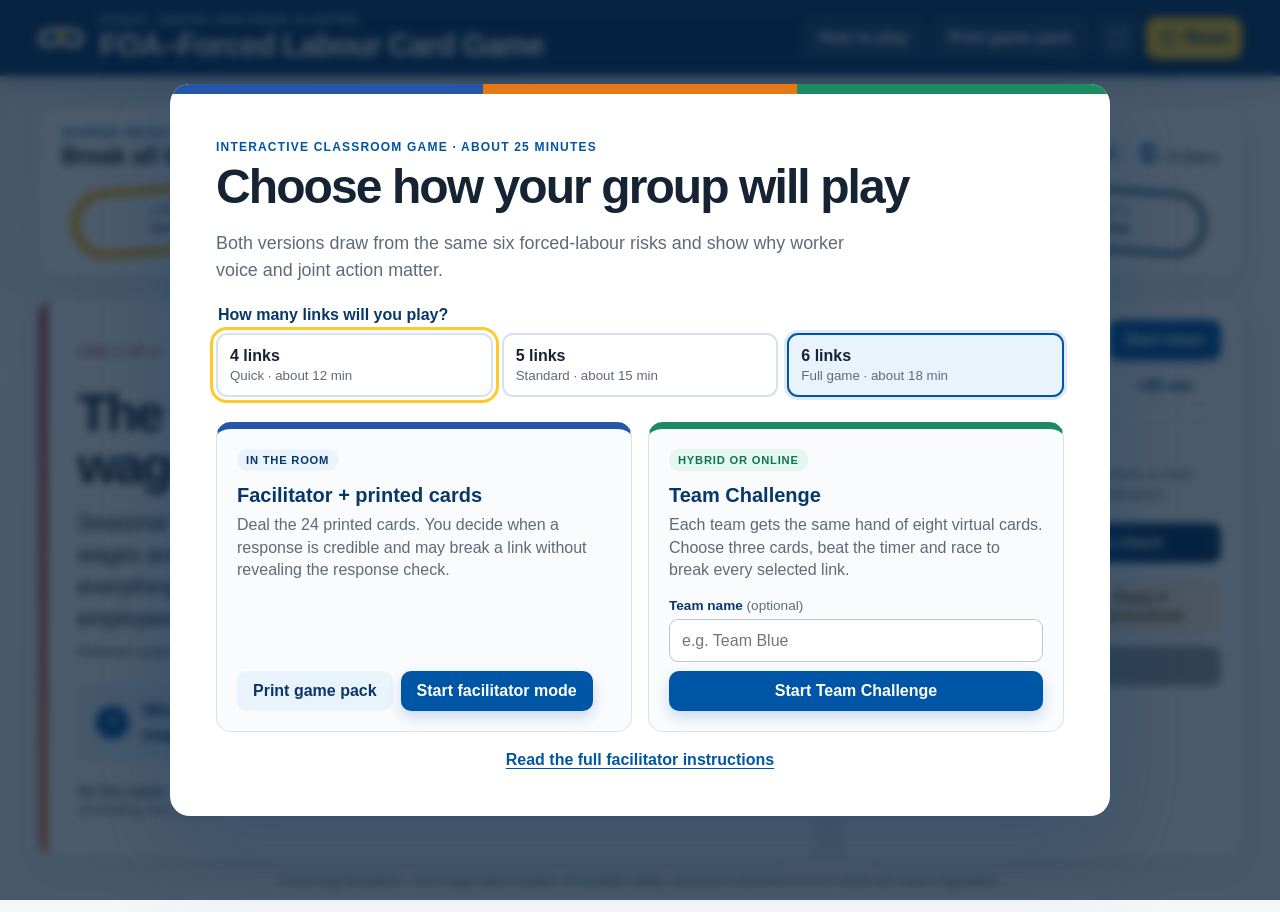
<file: index.html>
<!doctype html>
<html lang="en">
<head>
  <meta charset="utf-8">
  <meta name="viewport" content="width=device-width, initial-scale=1">
  <meta name="theme-color" content="#0056a6">
  <meta name="description" content="A simple card game about freedom of association, social dialogue and forced labour.">
  <title>FOA–Forced Labour Card Game</title>
  <link rel="icon" type="image/svg+xml" href="data:image/svg+xml,%3Csvg xmlns='http://www.w3.org/2000/svg' viewBox='0 0 64 64'%3E%3Crect width='64' height='64' rx='14' fill='%230056a6'/%3E%3Cg fill='none' stroke='%23fff' stroke-width='7' stroke-linecap='round'%3E%3Cpath d='M27 20h-7a12 12 0 0 0 0 24h7'/%3E%3Cpath d='M37 20h7a12 12 0 0 1 0 24h-7'/%3E%3C/g%3E%3Cpath d='m28 25 8 14M36 25l-8 14' stroke='%23ffca28' stroke-width='5' stroke-linecap='round'/%3E%3C/svg%3E">
  <link rel="stylesheet" href="styles.css">
</head>
<body>
  <div class="app-shell">
    <header class="topbar">
      <div class="brand-block">
        <div class="brand-mark" aria-hidden="true"><span></span><span></span></div>
        <div>
          <p class="eyebrow">ITCILO · Social Dialogue Cluster</p>
          <h1>FOA–Forced Labour Card Game</h1>
        </div>
      </div>
      <nav class="header-actions" aria-label="Game controls">
        <button class="button button-quiet" id="howButton" type="button">How to play</button>
        <button class="button button-quiet" id="printButton" type="button">Print game pack</button>
        <button class="icon-button" id="fullscreenButton" type="button" aria-label="Enter fullscreen" title="Fullscreen (F)">
          <svg viewBox="0 0 24 24" aria-hidden="true"><path d="M4 9V4h5M15 4h5v5M20 15v5h-5M9 20H4v-5"/></svg>
        </button>
        <button class="reset-button" id="resetButton" type="button" aria-label="Reset game" title="Reset game and clear saved progress">
          <svg viewBox="0 0 24 24" aria-hidden="true"><path d="M4 12a8 8 0 1 0 2.3-5.7L4 8.6M4 4v4.6h4.6"/></svg>
          <span>Reset</span>
        </button>
      </nav>
    </header>

    <main>
      <section class="chain-section" aria-labelledby="chainHeading">
        <div class="section-heading">
          <div>
            <p class="eyebrow" id="chainHeading">Shared objective</p>
            <h2 id="chainObjective">Break all six links with complete responses</h2>
          </div>
          <div class="score-area">
            <span class="mode-chip" id="modeChip">Choose a mode</span>
            <div class="score-chip"><strong id="scoreValue">0</strong><span id="scoreTotal">/ 6 links</span></div>
          </div>
        </div>
        <div class="chain-track" id="chainTrack" role="list" aria-label="Six risk links"></div>
      </section>

      <section class="play-grid">
        <article class="risk-card" aria-labelledby="riskTitle">
          <div class="risk-card-topline">
            <div class="round-badge">LINK <span id="roundNumber">1</span> OF <span id="roundTotal">6</span></div>
            <div class="sector-badge" id="sectorBadge">Coffee</div>
          </div>
          <h2 id="riskTitle">The withheld harvest wages</h2>
          <p class="scenario" id="scenarioText"></p>
          <p class="fictional-note">Fictional composite, for training purposes.</p>
          <div class="question-panel">
            <span class="question-icon" aria-hidden="true">?</span>
            <p id="questionText"></p>
          </div>
          <p class="table-rule" id="tableRule"><strong>At the table:</strong> describe your cards, but do not show them.</p>

          <section class="team-hand-panel" id="teamHandPanel" hidden aria-labelledby="teamHandHeading">
            <div class="team-hand-heading">
              <div>
                <p class="eyebrow">Your virtual hand</p>
                <h3 id="teamHandHeading">Choose exactly 3 cards</h3>
              </div>
              <span class="selected-count" id="selectedCount">0 / 3 selected</span>
            </div>
            <div class="virtual-hand-grid" id="virtualHand"></div>
            <p class="team-feedback" id="teamFeedback" aria-live="polite">Discuss the eight cards, then select the strongest three-card response.</p>
            <button class="button button-success test-cards-button" id="testCardsButton" type="button" disabled>Test our 3 cards</button>
          </section>
        </article>

        <aside class="control-panel" aria-label="Facilitator controls">
          <div class="timer-block">
            <div>
              <p class="eyebrow">Discussion time</p>
              <div class="timer" id="timer" role="timer" aria-live="off">02:30</div>
            </div>
            <div class="timer-actions">
              <button class="button button-primary" id="timerButton" type="button">Start timer</button>
              <button class="button button-small" id="addTimeButton" type="button">+30 sec</button>
            </div>
          </div>

          <div class="facilitator-step facilitator-only">
            <p class="step-number">1</p>
            <div>
              <h3>Listen for a joint response</h3>
              <p>Participants combine the instruments in their hands. Accept any credible combination.</p>
            </div>
          </div>

          <button class="button button-reveal facilitator-only" id="revealButton" type="button">Reveal optional response check</button>

          <div class="response-check facilitator-only" id="responseCheck" hidden>
            <p class="check-intro">Tick an outcome when the proposed response achieves it.</p>
            <div id="criteriaList"></div>
            <details class="facilitator-cue">
              <summary>Suggested instruments</summary>
              <p id="suggestedCards"></p>
            </details>
            <p class="legal-note" id="legalNote"></p>
          </div>

          <div class="decision-actions facilitator-only">
            <button class="button button-success" id="breakButton" type="button">Break this link</button>
            <button class="button button-warning" id="unresolvedButton" type="button">Keep it unresolved</button>
          </div>
          <button class="button button-next" id="nextButton" type="button" disabled>Next risk <span aria-hidden="true">→</span></button>
        </aside>
      </section>

      <p class="footer-note">A learning simulation—not a legal determination. Immediate safety, assistance and enforcement duties are never negotiable.</p>
    </main>
  </div>

  <dialog class="modal start-modal" id="startDialog">
    <div class="modal-accent"></div>
    <div class="modal-content">
      <p class="eyebrow">Interactive classroom game · about 25 minutes</p>
      <h2>Choose how your group will play</h2>
      <p class="modal-lead">Both versions draw from the same six forced-labour risks and show why worker voice and joint action matter.</p>
      <fieldset class="link-count-picker">
        <legend>How many links will you play?</legend>
        <label><input type="radio" name="linkCount" value="4"><span><strong>4 links</strong><small>Quick · about 12 min</small></span></label>
        <label><input type="radio" name="linkCount" value="5"><span><strong>5 links</strong><small>Standard · about 15 min</small></span></label>
        <label><input type="radio" name="linkCount" value="6" checked><span><strong>6 links</strong><small>Full game · about 18 min</small></span></label>
      </fieldset>
      <div class="mode-choice-grid">
        <section class="mode-choice">
          <span class="mode-label">In the room</span>
          <h3>Facilitator + printed cards</h3>
          <p>Deal the 24 printed cards. You decide when a response is credible and may break a link without revealing the response check.</p>
          <div class="mode-actions">
            <button class="button button-secondary" id="startPrintButton" type="button">Print game pack</button>
            <button class="button button-primary" id="startFacilitatorButton" type="button">Start facilitator mode</button>
          </div>
        </section>
        <section class="mode-choice mode-choice-team">
          <span class="mode-label">Hybrid or online</span>
          <h3>Team Challenge</h3>
          <p>Each team gets the same hand of eight virtual cards. Choose three cards, beat the timer and race to break every selected link.</p>
          <label class="team-name-label" for="teamNameInput">Team name <span>(optional)</span></label>
          <input class="team-name-input" id="teamNameInput" type="text" maxlength="30" placeholder="e.g. Team Blue" autocomplete="off">
          <button class="button button-primary" id="startTeamButton" type="button">Start Team Challenge</button>
        </section>
      </div>
      <button class="text-button" id="startHowButton" type="button">Read the full facilitator instructions</button>
    </div>
  </dialog>

  <dialog class="modal instructions-modal" id="instructionsDialog">
    <div class="modal-header">
      <div>
        <p class="eyebrow">Facilitator guide</p>
        <h2>How to run the game</h2>
      </div>
      <button class="close-button" data-close="instructionsDialog" type="button" aria-label="Close instructions">×</button>
    </div>
    <div class="instruction-grid">
      <section>
        <h3>Option A · Facilitator mode</h3>
        <ol>
          <li>Print the game pack on A4 paper or card and cut out the 24 instrument cards.</li>
          <li>Shuffle all cards together. With eight participants, deal exactly three to each person.</li>
          <li>Project this game and keep control of the facilitator panel.</li>
          <li>After discussion, select <strong>Break this link</strong>. The response check is optional and does not need to be revealed.</li>
        </ol>
      </section>
      <section>
        <h3>Option B · Team Challenge</h3>
        <ol>
          <li>Create teams and give each team the public game link. One device controls the game for that team.</li>
          <li>For a hybrid group of 16, use four teams of four: two in-person and two online participants per team.</li>
          <li>For each link, discuss the eight virtual cards and choose exactly three before time runs out.</li>
          <li>Select <strong>Test our 3 cards</strong>. The game identifies missing outcomes without revealing an answer. First team through its selected links wins.</li>
        </ol>
      </section>
      <section>
        <h3>What makes a strong response?</h3>
        <ul>
          <li>It covers immediate protection, remedy or enforcement, and prevention or worker voice.</li>
          <li>It includes a Workers card and combines at least two actor groups.</li>
          <li>More than one three-card combination can work.</li>
          <li>Do not delay urgent protection while dialogue takes place.</li>
          <li>Worker voice supports detection and sustainable solutions; workers are not responsible for violations against them.</li>
        </ul>
      </section>
      <section>
        <h3>Suggested timing</h3>
        <dl class="timing-list">
          <div><dt>Set-up and rules</dt><dd>3 min</dd></div>
          <div><dt>Four to six links</dt><dd>12–18 min</dd></div>
          <div><dt>Debrief</dt><dd>7–10 min</dd></div>
        </dl>
        <p><strong>Online note:</strong> the game does not share live state between devices. Each team plays its own copy, while teammates talk in the same room or breakout room.</p>
      </section>
    </div>
    <div class="source-strip">
      <span>Reference points</span>
      <a href="https://www.ilo.org/publications/ilo-indicators-forced-labour-1" target="_blank" rel="noreferrer">ILO Indicators of Forced Labour</a>
      <a href="https://normlex.ilo.org/dyn/nrmlx_en/f?p=NORMLEXPUB:12100:0::NO::P12100_ILO_CODE:P029" target="_blank" rel="noreferrer">Protocol of 2014</a>
    </div>
  </dialog>

  <dialog class="modal results-modal" id="resultsDialog">
    <p class="eyebrow">Simulation complete</p>
    <h2 id="resultsTitle">The chain is broken</h2>
    <p class="results-copy" id="resultsCopy"></p>
    <div class="results-stats" aria-label="Game result">
      <div><span>Team</span><strong id="resultsTeamValue">—</strong></div>
      <div><span>Links broken</span><strong id="resultsLinksValue">0 / 6</strong></div>
      <div><span>Elapsed time</span><strong id="resultsTimeValue">0:00</strong></div>
    </div>
    <p class="results-instruction" id="reportTimeInstruction">Tell the facilitator your time — online teams, post it in the chat.</p>
    <div class="foa-finding" id="foaFinding" hidden>
      <p class="eyebrow">Freedom of association finding</p>
      <p id="foaFindingText"></p>
    </div>
    <div class="debrief-box">
      <h3>Debrief together</h3>
      <ol>
        <li>Which information was easiest—or hardest—to surface?</li>
        <li>Which actions had to happen immediately?</li>
        <li>What remedied harm, and what prevented recurrence?</li>
        <li>What would have been missing if one constituency were absent?</li>
        <li>Who held legal power, and who held knowledge or worker trust?</li>
      </ol>
    </div>
    <p class="closing-message">Social dialogue strengthens prevention and implementation. It does not replace protection, remedy or enforcement.</p>
    <div class="modal-actions">
      <button class="button button-secondary" id="reviewButton" type="button">Review the board</button>
      <button class="button button-reset-large" id="resetResultsButton" type="button">Reset for the next game</button>
    </div>
  </dialog>

  <div class="toast" id="toast" role="status" aria-live="polite"></div>
  <div id="printZone" aria-hidden="true"></div>
  <script src="app.js"></script>
</body>
</html>
</file>
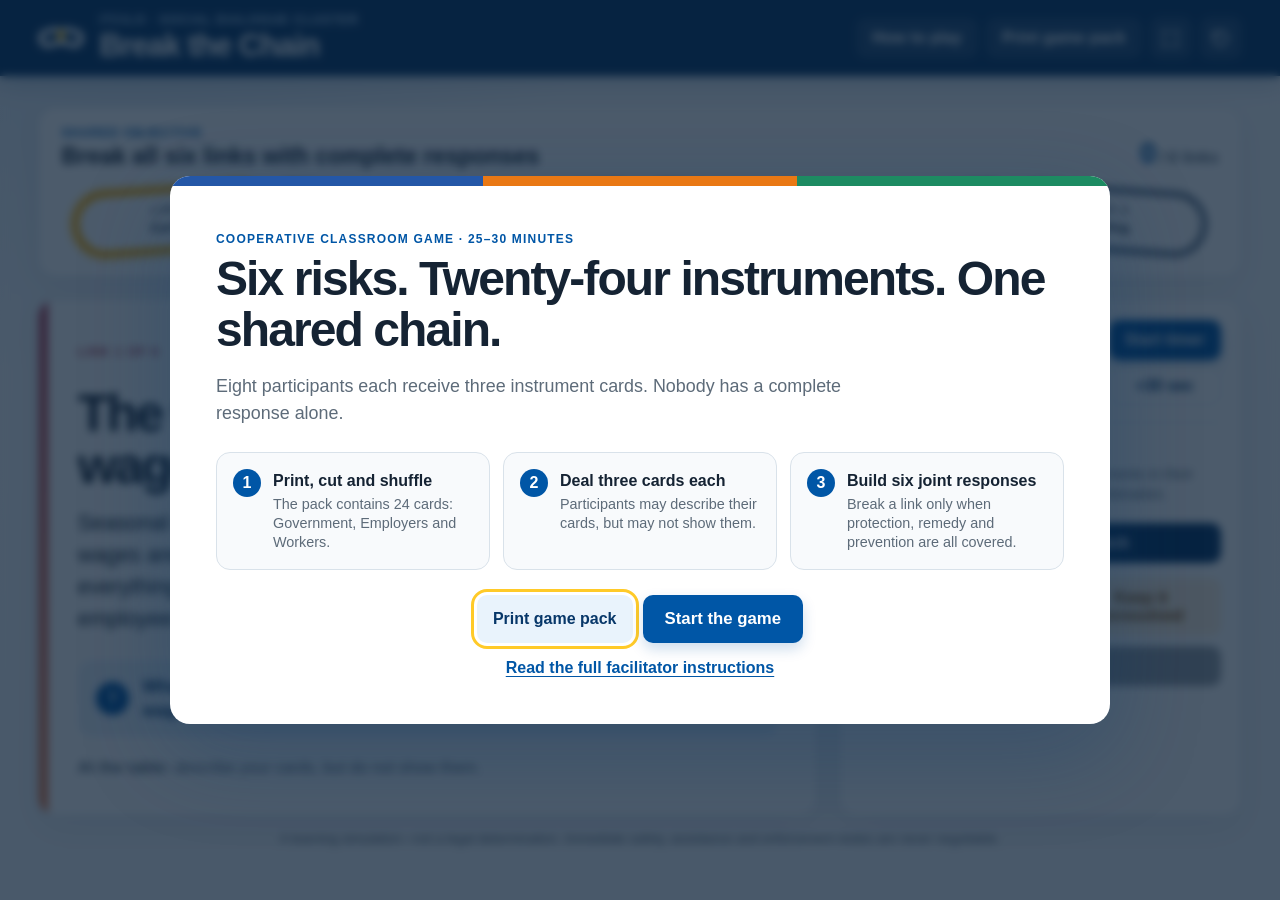
<file: site/index.html>
<!doctype html>
<html lang="en">
<head>
  <meta charset="utf-8">
  <meta name="viewport" content="width=device-width, initial-scale=1">
  <meta name="theme-color" content="#0056a6">
  <meta name="description" content="A facilitated cooperative game about social dialogue and forced labour.">
  <title>Break the Chain</title>
  <link rel="icon" type="image/svg+xml" href="data:image/svg+xml,%3Csvg xmlns='http://www.w3.org/2000/svg' viewBox='0 0 64 64'%3E%3Crect width='64' height='64' rx='14' fill='%230056a6'/%3E%3Cg fill='none' stroke='%23fff' stroke-width='7' stroke-linecap='round'%3E%3Cpath d='M27 20h-7a12 12 0 0 0 0 24h7'/%3E%3Cpath d='M37 20h7a12 12 0 0 1 0 24h-7'/%3E%3C/g%3E%3Cpath d='m28 25 8 14M36 25l-8 14' stroke='%23ffca28' stroke-width='5' stroke-linecap='round'/%3E%3C/svg%3E">
  <link rel="stylesheet" href="styles.css">
</head>
<body>
  <div class="app-shell">
    <header class="topbar">
      <div class="brand-block">
        <div class="brand-mark" aria-hidden="true"><span></span><span></span></div>
        <div>
          <p class="eyebrow">ITCILO · Social Dialogue Cluster</p>
          <h1>Break the Chain</h1>
        </div>
      </div>
      <nav class="header-actions" aria-label="Game controls">
        <button class="button button-quiet" id="howButton" type="button">How to play</button>
        <button class="button button-quiet" id="printButton" type="button">Print game pack</button>
        <button class="icon-button" id="fullscreenButton" type="button" aria-label="Enter fullscreen" title="Fullscreen (F)">
          <svg viewBox="0 0 24 24" aria-hidden="true"><path d="M4 9V4h5M15 4h5v5M20 15v5h-5M9 20H4v-5"/></svg>
        </button>
        <button class="icon-button" id="resetButton" type="button" aria-label="Reset game" title="Reset game">
          <svg viewBox="0 0 24 24" aria-hidden="true"><path d="M4 12a8 8 0 1 0 2.3-5.7L4 8.6M4 4v4.6h4.6"/></svg>
        </button>
      </nav>
    </header>

    <main>
      <section class="chain-section" aria-labelledby="chainHeading">
        <div class="section-heading">
          <div>
            <p class="eyebrow" id="chainHeading">Shared objective</p>
            <h2>Break all six links with complete responses</h2>
          </div>
          <div class="score-chip"><strong id="scoreValue">0</strong><span>/ 6 links</span></div>
        </div>
        <div class="chain-track" id="chainTrack" role="list" aria-label="Six risk links"></div>
      </section>

      <section class="play-grid">
        <article class="risk-card" aria-labelledby="riskTitle">
          <div class="risk-card-topline">
            <div class="round-badge">LINK <span id="roundNumber">1</span> OF 6</div>
            <div class="sector-badge" id="sectorBadge">Coffee</div>
          </div>
          <h2 id="riskTitle">The withheld harvest wages</h2>
          <p class="scenario" id="scenarioText"></p>
          <div class="question-panel">
            <span class="question-icon" aria-hidden="true">?</span>
            <p id="questionText"></p>
          </div>
          <p class="table-rule"><strong>At the table:</strong> describe your cards, but do not show them.</p>
        </article>

        <aside class="control-panel" aria-label="Facilitator controls">
          <div class="timer-block">
            <div>
              <p class="eyebrow">Discussion time</p>
              <div class="timer" id="timer" role="timer" aria-live="off">02:30</div>
            </div>
            <div class="timer-actions">
              <button class="button button-primary" id="timerButton" type="button">Start timer</button>
              <button class="button button-small" id="addTimeButton" type="button">+30 sec</button>
            </div>
          </div>

          <div class="facilitator-step">
            <p class="step-number">1</p>
            <div>
              <h3>Listen for a joint response</h3>
              <p>Participants combine the instruments in their hands. Accept any credible combination.</p>
            </div>
          </div>

          <button class="button button-reveal" id="revealButton" type="button">Reveal response check</button>

          <div class="response-check" id="responseCheck" hidden>
            <p class="check-intro">Tick an outcome when the proposed response achieves it.</p>
            <div id="criteriaList"></div>
            <details class="facilitator-cue">
              <summary>Suggested instruments</summary>
              <p id="suggestedCards"></p>
            </details>
            <p class="legal-note" id="legalNote"></p>
          </div>

          <div class="decision-actions">
            <button class="button button-success" id="breakButton" type="button" disabled>Break this link</button>
            <button class="button button-warning" id="unresolvedButton" type="button">Keep it unresolved</button>
          </div>
          <button class="button button-next" id="nextButton" type="button" disabled>Next risk <span aria-hidden="true">→</span></button>
        </aside>
      </section>

      <p class="footer-note">A learning simulation—not a legal determination. Immediate safety, assistance and enforcement duties are never negotiable.</p>
    </main>
  </div>

  <dialog class="modal start-modal" id="startDialog">
    <div class="modal-accent"></div>
    <div class="modal-content">
      <p class="eyebrow">Cooperative classroom game · 25–30 minutes</p>
      <h2>Six risks. Twenty-four instruments. One shared chain.</h2>
      <p class="modal-lead">Eight participants each receive three instrument cards. Nobody has a complete response alone.</p>
      <ol class="start-steps">
        <li><span>1</span><div><strong>Print, cut and shuffle</strong><p>The pack contains 24 cards: Government, Employers and Workers.</p></div></li>
        <li><span>2</span><div><strong>Deal three cards each</strong><p>Participants may describe their cards, but may not show them.</p></div></li>
        <li><span>3</span><div><strong>Build six joint responses</strong><p>Break a link only when protection, remedy and prevention are all covered.</p></div></li>
      </ol>
      <div class="modal-actions">
        <button class="button button-secondary" id="startPrintButton" type="button">Print game pack</button>
        <button class="button button-primary button-large" id="startGameButton" type="button">Start the game</button>
      </div>
      <button class="text-button" id="startHowButton" type="button">Read the full facilitator instructions</button>
    </div>
  </dialog>

  <dialog class="modal instructions-modal" id="instructionsDialog">
    <div class="modal-header">
      <div>
        <p class="eyebrow">Facilitator guide</p>
        <h2>How to run Break the Chain</h2>
      </div>
      <button class="close-button" data-close="instructionsDialog" type="button" aria-label="Close instructions">×</button>
    </div>
    <div class="instruction-grid">
      <section>
        <h3>Before the activity</h3>
        <ol>
          <li>Print the game pack on A4 paper or card and cut out the 24 instrument cards.</li>
          <li>Shuffle all cards together. With eight participants, deal exactly three to each person.</li>
          <li>Project this game and keep control of the facilitator panel.</li>
          <li>Explain that card categories represent different contributions—not equal legal responsibility.</li>
        </ol>
      </section>
      <section>
        <h3>For each link</h3>
        <ol>
          <li>Read the risk aloud and start the 2 minute 30 second timer.</li>
          <li>Participants describe relevant cards without showing them and agree a joint response.</li>
          <li>Select <strong>Reveal response check</strong>. Tick the three outcomes their response covers.</li>
          <li>Break the link when all three outcomes are covered. Otherwise leave it unresolved and continue.</li>
        </ol>
      </section>
      <section>
        <h3>Facilitation principles</h3>
        <ul>
          <li>There is no single correct card combination. Reward defensible alternatives.</li>
          <li>Do not delay urgent protection while dialogue takes place.</li>
          <li>Worker voice supports detection and sustainable solutions; workers are not responsible for violations against them.</li>
          <li>ILO indicators are clues for inquiry, not a numerical test or automatic legal finding.</li>
        </ul>
      </section>
      <section>
        <h3>Suggested timing</h3>
        <dl class="timing-list">
          <div><dt>Set-up and rules</dt><dd>3 min</dd></div>
          <div><dt>Six rounds</dt><dd>15 min</dd></div>
          <div><dt>Reveal and debrief</dt><dd>7–10 min</dd></div>
        </dl>
        <p><strong>No printer?</strong> Write the 24 card titles on slips of paper. The activity depends on hidden hands, not polished cards.</p>
      </section>
    </div>
    <div class="source-strip">
      <span>Reference points</span>
      <a href="https://www.ilo.org/publications/ilo-indicators-forced-labour-1" target="_blank" rel="noreferrer">ILO Indicators of Forced Labour</a>
      <a href="https://normlex.ilo.org/dyn/nrmlx_en/f?p=NORMLEXPUB:12100:0::NO::P12100_ILO_CODE:P029" target="_blank" rel="noreferrer">Protocol of 2014</a>
    </div>
  </dialog>

  <dialog class="modal results-modal" id="resultsDialog">
    <div class="results-symbol" id="resultsSymbol" aria-hidden="true">6</div>
    <p class="eyebrow">Simulation complete</p>
    <h2 id="resultsTitle">The chain is broken</h2>
    <p class="results-copy" id="resultsCopy"></p>
    <div class="debrief-box">
      <h3>Debrief together</h3>
      <ol>
        <li>Which information was easiest—or hardest—to surface?</li>
        <li>Which actions had to happen immediately?</li>
        <li>What remedied harm, and what prevented recurrence?</li>
        <li>What would have been missing if one constituency were absent?</li>
        <li>Who held legal power, and who held knowledge or worker trust?</li>
      </ol>
    </div>
    <p class="closing-message">Social dialogue strengthens prevention and implementation. It does not replace protection, remedy or enforcement.</p>
    <div class="modal-actions">
      <button class="button button-secondary" id="reviewButton" type="button">Review the board</button>
      <button class="button button-primary" id="playAgainButton" type="button">Play again</button>
    </div>
  </dialog>

  <div class="toast" id="toast" role="status" aria-live="polite"></div>
  <div id="printZone" aria-hidden="true"></div>
  <script src="app.js"></script>
</body>
</html>
</file>
<file: styles.css>
:root {
  --blue: #0056a6;
  --blue-dark: #073769;
  --blue-soft: #e9f3fc;
  --ink: #152333;
  --muted: #5d6b79;
  --line: #d9e2ea;
  --paper: #ffffff;
  --background: #f4f7fa;
  --gov: #2457a7;
  --employer: #e97814;
  --worker: #1d8b62;
  --danger: #b33f56;
  --warning: #a96009;
  --success: #11734f;
  --shadow: 0 18px 50px rgba(7, 55, 105, 0.13);
  color-scheme: light;
  font-family: Arial, Helvetica, sans-serif;
}

* { box-sizing: border-box; }
[hidden] { display: none !important; }

html, body { min-height: 100%; }

body {
  margin: 0;
  background:
    radial-gradient(circle at 10% -10%, rgba(0, 86, 166, 0.13), transparent 30rem),
    linear-gradient(180deg, #f8fafc 0%, var(--background) 100%);
  color: var(--ink);
  font-size: 16px;
}

button, input { font: inherit; }
button { cursor: pointer; }
button:focus-visible, a:focus-visible, summary:focus-visible, input:focus-visible {
  outline: 3px solid #ffca28;
  outline-offset: 3px;
}

.app-shell { min-height: 100vh; }

.topbar {
  min-height: 76px;
  padding: 12px clamp(18px, 3vw, 46px);
  background: var(--blue-dark);
  color: white;
  display: flex;
  align-items: center;
  justify-content: space-between;
  gap: 20px;
  box-shadow: 0 8px 22px rgba(7, 55, 105, 0.2);
}

.brand-block { display: flex; align-items: center; gap: 15px; }
.brand-block h1 { margin: 1px 0 0; font-size: clamp(1.45rem, 2.4vw, 2rem); letter-spacing: -0.03em; }
.brand-mark { width: 46px; height: 38px; position: relative; flex: 0 0 auto; }
.brand-mark span {
  position: absolute;
  top: 9px;
  width: 27px;
  height: 19px;
  border: 5px solid white;
  border-radius: 999px;
}
.brand-mark span:first-child { left: 0; transform: rotate(-14deg); border-right-color: #ffca28; }
.brand-mark span:last-child { right: 0; transform: rotate(14deg); border-left-color: #ffca28; }

.eyebrow { margin: 0; font-size: 0.75rem; font-weight: 800; text-transform: uppercase; letter-spacing: 0.1em; }
.topbar .eyebrow { color: #bcd9f4; }

.header-actions { display: flex; align-items: center; gap: 8px; }

.button, .icon-button, .close-button, .reset-button, .button-reset-large {
  border: 0;
  border-radius: 10px;
  font-weight: 800;
  transition: transform 150ms ease, background 150ms ease, box-shadow 150ms ease, opacity 150ms ease;
}
.button:hover:not(:disabled), .icon-button:hover:not(:disabled), .close-button:hover, .reset-button:hover, .button-reset-large:hover { transform: translateY(-1px); }
.button:active:not(:disabled), .icon-button:active:not(:disabled), .reset-button:active, .button-reset-large:active { transform: translateY(0); }
.button:disabled { cursor: not-allowed; opacity: 0.42; }
.button { padding: 11px 16px; }
.button-quiet { background: rgba(255,255,255,0.1); color: white; }
.button-quiet:hover { background: rgba(255,255,255,0.18); }
.button-primary { background: var(--blue); color: white; box-shadow: 0 6px 14px rgba(0,86,166,0.2); }
.button-secondary { background: var(--blue-soft); color: var(--blue-dark); }
.button-success { background: var(--success); color: white; flex: 1.25; }
.button-warning { background: #fff1df; color: #874c06; flex: 1; }
.button-reveal { width: 100%; background: var(--blue-dark); color: white; font-size: 1rem; }
.button-next { width: 100%; margin-top: 10px; background: var(--ink); color: white; }
.button-small { padding: 9px 12px; background: white; color: var(--blue-dark); border: 1px solid var(--line); }
.button-large { padding: 14px 22px; font-size: 1.05rem; }
.icon-button { width: 42px; height: 42px; display: grid; place-items: center; background: rgba(255,255,255,0.1); color: white; }
.icon-button svg { width: 21px; fill: none; stroke: currentColor; stroke-width: 2; stroke-linecap: round; stroke-linejoin: round; }
.reset-button { min-height: 42px; padding: 9px 13px; display: inline-flex; align-items: center; gap: 7px; background: #ffca28; color: var(--blue-dark); box-shadow: 0 5px 13px rgba(0,0,0,0.18); }
.reset-button svg { width: 19px; fill: none; stroke: currentColor; stroke-width: 2; stroke-linecap: round; stroke-linejoin: round; }

main { width: min(1500px, 100%); margin: 0 auto; padding: clamp(20px, 2.4vw, 38px) clamp(18px, 3vw, 46px) 24px; }

.chain-section {
  background: var(--paper);
  border: 1px solid var(--line);
  border-radius: 18px;
  padding: 18px 22px 23px;
  box-shadow: 0 10px 28px rgba(21,35,51,0.06);
}
.section-heading { display: flex; align-items: end; justify-content: space-between; gap: 18px; margin-bottom: 16px; }
.section-heading .eyebrow { color: var(--blue); }
.section-heading h2 { margin: 3px 0 0; font-size: clamp(1.05rem, 2vw, 1.45rem); }
.score-area { display: flex; align-items: center; gap: 13px; flex-wrap: wrap; justify-content: flex-end; }
.mode-chip { display: inline-flex; align-items: center; min-height: 30px; padding: 6px 11px; border-radius: 999px; background: var(--blue-soft); color: var(--blue-dark); font-size: 0.78rem; font-weight: 900; }
.score-chip { display: flex; align-items: baseline; gap: 4px; color: var(--muted); white-space: nowrap; }
.score-chip strong { font-size: 1.8rem; color: var(--blue); }
.score-chip span { font-weight: 700; }

.chain-track { display: grid; grid-template-columns: repeat(var(--link-count, 6), minmax(100px, 1fr)); gap: 0; padding: 0 18px; }
.chain-link {
  min-height: 67px;
  margin: 0 -7px;
  padding: 8px 18px;
  border: 7px solid #718297;
  border-radius: 999px;
  background: white;
  color: var(--ink);
  position: relative;
  display: grid;
  place-items: center;
  text-align: center;
  font-weight: 900;
  line-height: 1.05;
  z-index: 1;
  transform: rotate(-4deg);
}
.chain-link:nth-child(even) { transform: rotate(4deg); z-index: 2; }
.chain-link.current { border-color: #ffb000; box-shadow: 0 0 0 5px rgba(255,176,0,0.2); }
.chain-link.broken {
  border-style: dashed;
  border-color: var(--success);
  color: var(--success);
  background: #effaf5;
  transform: translateY(-7px) rotate(-9deg);
}
.chain-link.broken:nth-child(even) { transform: translateY(7px) rotate(9deg); }
.chain-link.unresolved { border-color: var(--danger); background: #fff2f5; color: #85293d; }
.chain-link .link-number { display: block; font-size: 0.7rem; letter-spacing: 0.08em; opacity: 0.72; margin-bottom: 3px; }
.chain-link .link-state { font-size: 0.78rem; }

.play-grid { display: grid; grid-template-columns: minmax(0, 1.55fr) minmax(330px, 0.8fr); gap: 22px; margin-top: 22px; align-items: stretch; }
.risk-card, .control-panel { background: var(--paper); border: 1px solid var(--line); border-radius: 18px; box-shadow: 0 12px 34px rgba(21,35,51,0.07); }
.risk-card { padding: clamp(24px, 3vw, 42px); position: relative; overflow: hidden; }
.risk-card::before { content: ""; position: absolute; left: 0; top: 0; bottom: 0; width: 9px; background: linear-gradient(var(--danger), #e87b46); }
.risk-card-topline { display: flex; justify-content: space-between; gap: 16px; align-items: center; }
.round-badge, .sector-badge { font-size: 0.78rem; font-weight: 900; text-transform: uppercase; letter-spacing: 0.08em; }
.round-badge { color: var(--danger); }
.sector-badge { color: var(--blue); background: var(--blue-soft); padding: 7px 11px; border-radius: 999px; }
.risk-card h2 { margin: 22px 0 14px; font-size: clamp(2rem, 4vw, 3.35rem); line-height: 1.02; letter-spacing: -0.045em; max-width: 18ch; }
.scenario { font-size: clamp(1.08rem, 1.8vw, 1.36rem); line-height: 1.48; max-width: 64ch; margin: 0; }
.fictional-note { margin: 10px 0 0; color: var(--muted); font-size: 0.78rem; font-weight: 800; font-style: italic; }
.question-panel { display: flex; align-items: center; gap: 14px; background: var(--blue-soft); border-radius: 14px; padding: 15px 18px; margin-top: 25px; }
.question-panel p { margin: 0; color: var(--blue-dark); font-size: 1.08rem; font-weight: 800; line-height: 1.35; }
.question-icon { flex: 0 0 auto; width: 33px; height: 33px; border-radius: 50%; display: grid; place-items: center; background: var(--blue); color: white; font-weight: 900; }
.table-rule { margin: 22px 0 0; color: var(--muted); }

.team-hand-panel { margin-top: 24px; padding-top: 22px; border-top: 1px solid var(--line); }
.team-hand-heading { display: flex; align-items: end; justify-content: space-between; gap: 15px; margin-bottom: 13px; }
.team-hand-heading .eyebrow { color: var(--blue); }
.team-hand-heading h3 { margin: 3px 0 0; color: var(--blue-dark); font-size: 1.3rem; }
.selected-count { flex: 0 0 auto; padding: 7px 10px; border-radius: 999px; background: #eef2f6; color: var(--muted); font-size: 0.8rem; font-weight: 900; }
.selected-count.ready { background: #e4f7ee; color: var(--success); }
.virtual-hand-grid { display: grid; grid-template-columns: repeat(4, minmax(0, 1fr)); gap: 10px; }
.virtual-card {
  min-height: 164px;
  padding: 13px;
  border: 2px solid var(--line);
  border-top-width: 7px;
  border-radius: 13px;
  background: white;
  color: var(--ink);
  text-align: left;
  display: flex;
  flex-direction: column;
  gap: 8px;
  transition: transform 140ms ease, border-color 140ms ease, box-shadow 140ms ease, opacity 140ms ease;
}
.virtual-card.gov { border-top-color: var(--gov); }
.virtual-card.employer { border-top-color: var(--employer); }
.virtual-card.worker { border-top-color: var(--worker); }
.virtual-card:hover:not(:disabled) { transform: translateY(-2px); box-shadow: 0 8px 20px rgba(21,35,51,0.12); }
.virtual-card.selected { border-color: #ffb000; border-top-color: #ffb000; background: #fffaf0; box-shadow: 0 0 0 3px rgba(255,176,0,0.2); }
.virtual-card:disabled:not(.selected) { cursor: not-allowed; opacity: 0.42; }
.virtual-card-meta { display: flex; justify-content: space-between; gap: 8px; color: var(--muted); font-size: 0.68rem; font-weight: 900; text-transform: uppercase; letter-spacing: 0.06em; }
.virtual-card > strong { color: var(--blue-dark); line-height: 1.16; font-size: 0.96rem; }
.virtual-card-detail { margin-top: auto; color: var(--muted); font-size: 0.78rem; line-height: 1.3; }
.team-feedback { min-height: 44px; margin: 13px 0 10px; padding: 11px 13px; border-radius: 10px; background: #f2f5f8; color: var(--muted); font-weight: 700; line-height: 1.45; white-space: pre-line; }
.team-feedback.success { background: #e8f7f0; color: var(--success); }
.test-cards-button { width: 100%; }

.control-panel { padding: 20px; }
.timer-block { display: flex; justify-content: space-between; align-items: center; gap: 16px; padding-bottom: 17px; border-bottom: 1px solid var(--line); }
.timer-block .eyebrow { color: var(--muted); }
.timer { font-variant-numeric: tabular-nums; font-size: clamp(2.4rem, 4vw, 3.35rem); font-weight: 900; line-height: 1; color: var(--blue-dark); margin-top: 5px; letter-spacing: -0.04em; }
.timer.urgent { color: var(--danger); animation: pulse 1s infinite; }
.timer-actions { display: grid; gap: 7px; }
.facilitator-step { display: flex; gap: 13px; margin: 18px 0; }
.step-number { margin: 0; flex: 0 0 auto; width: 30px; height: 30px; border-radius: 50%; background: var(--blue-soft); color: var(--blue); display: grid; place-items: center; font-weight: 900; }
.facilitator-step h3 { margin: 1px 0 4px; font-size: 1rem; }
.facilitator-step p { margin: 0; color: var(--muted); line-height: 1.4; font-size: 0.92rem; }
.response-check { margin-top: 15px; padding: 14px; background: #f7f9fb; border: 1px solid var(--line); border-radius: 13px; }
.check-intro { margin: 0 0 11px; font-size: 0.88rem; color: var(--muted); }
.criterion { display: grid; grid-template-columns: 25px 1fr; gap: 10px; align-items: start; padding: 9px 0; border-top: 1px solid #e4eaf0; }
.criterion:first-child { border-top: 0; }
.criterion input { width: 20px; height: 20px; accent-color: var(--success); margin-top: 2px; }
.criterion strong { display: block; font-size: 0.88rem; color: var(--blue-dark); margin-bottom: 2px; }
.criterion span { display: block; font-size: 0.86rem; line-height: 1.35; }
.facilitator-cue { border-top: 1px solid var(--line); margin-top: 8px; padding-top: 9px; }
.facilitator-cue summary { cursor: pointer; color: var(--blue); font-weight: 800; font-size: 0.87rem; }
.facilitator-cue p, .legal-note { font-size: 0.82rem; line-height: 1.35; color: var(--muted); }
.legal-note { margin: 9px 0 0; }
.decision-actions { display: flex; gap: 9px; margin-top: 15px; }
.footer-note { margin: 15px 0 0; color: var(--muted); font-size: 0.82rem; text-align: center; }

.modal { width: min(940px, calc(100% - 28px)); max-height: calc(100vh - 28px); border: 0; border-radius: 20px; padding: 0; box-shadow: 0 28px 90px rgba(7,55,105,0.28); color: var(--ink); }
.modal::backdrop { background: rgba(7, 28, 50, 0.72); backdrop-filter: blur(4px); }
.modal-accent { height: 10px; background: linear-gradient(90deg, var(--gov) 0 33.33%, var(--employer) 33.33% 66.66%, var(--worker) 66.66%); }
.modal-content { padding: clamp(25px, 4vw, 46px); }
.start-modal .modal-content { max-height: calc(100vh - 38px); overflow-y: auto; }
.modal-content > .eyebrow, .modal-header .eyebrow, .results-modal > .eyebrow { color: var(--blue); }
.modal h2 { margin: 8px 0 12px; font-size: clamp(1.8rem, 4vw, 3rem); line-height: 1.05; letter-spacing: -0.04em; }
.modal-lead { font-size: 1.12rem; color: var(--muted); line-height: 1.5; max-width: 65ch; }
.link-count-picker { margin: 22px 0 0; padding: 0; border: 0; }
.link-count-picker legend { margin-bottom: 9px; color: var(--blue-dark); font-weight: 900; }
.link-count-picker { display: grid; grid-template-columns: repeat(3, 1fr); gap: 9px; }
.link-count-picker legend { grid-column: 1 / -1; }
.link-count-picker label { position: relative; cursor: pointer; }
.link-count-picker input { position: absolute; opacity: 0; pointer-events: none; }
.link-count-picker label > span { min-height: 64px; padding: 10px 12px; display: flex; flex-direction: column; justify-content: center; border: 2px solid var(--line); border-radius: 11px; background: white; color: var(--ink); transition: border-color 140ms ease, background 140ms ease, box-shadow 140ms ease; }
.link-count-picker small { margin-top: 3px; color: var(--muted); }
.link-count-picker input:checked + span { border-color: var(--blue); background: var(--blue-soft); box-shadow: 0 0 0 3px rgba(0,86,166,0.12); }
.link-count-picker input:focus-visible + span { outline: 3px solid #ffca28; outline-offset: 3px; }
.mode-choice-grid { display: grid; grid-template-columns: 1fr 1fr; gap: 16px; margin: 25px 0 18px; }
.mode-choice { border: 1px solid var(--line); border-top: 7px solid var(--gov); border-radius: 15px; padding: 20px; background: #f9fbfd; display: flex; flex-direction: column; }
.mode-choice-team { border-top-color: var(--worker); }
.mode-choice .mode-label { align-self: flex-start; padding: 5px 9px; border-radius: 999px; background: var(--blue-soft); color: var(--blue-dark); font-size: 0.7rem; font-weight: 900; text-transform: uppercase; letter-spacing: 0.07em; }
.mode-choice-team .mode-label { background: #e4f7ee; color: var(--success); }
.mode-choice h3 { margin: 13px 0 7px; font-size: 1.25rem; color: var(--blue-dark); }
.mode-choice p { margin: 0 0 16px; color: var(--muted); line-height: 1.42; }
.mode-actions { display: flex; gap: 8px; flex-wrap: wrap; margin-top: auto; }
.team-name-label { display: block; margin-top: auto; margin-bottom: 6px; color: var(--blue-dark); font-size: 0.85rem; font-weight: 900; }
.team-name-label span { color: var(--muted); font-weight: 400; }
.team-name-input { width: 100%; min-height: 43px; margin-bottom: 9px; padding: 10px 12px; border: 1px solid #b9c7d3; border-radius: 9px; background: white; color: var(--ink); }
.start-steps { list-style: none; padding: 0; display: grid; grid-template-columns: repeat(3, 1fr); gap: 13px; margin: 25px 0; }
.start-steps li { border: 1px solid var(--line); background: #f8fafc; border-radius: 14px; padding: 16px; display: flex; gap: 12px; }
.start-steps li > span { flex: 0 0 auto; width: 28px; height: 28px; border-radius: 50%; display: grid; place-items: center; background: var(--blue); color: white; font-weight: 900; }
.start-steps strong { display: block; margin: 3px 0 5px; }
.start-steps p { margin: 0; color: var(--muted); font-size: 0.9rem; line-height: 1.35; }
.modal-actions { display: flex; justify-content: center; gap: 10px; flex-wrap: wrap; }
.text-button { display: block; margin: 15px auto 0; border: 0; background: transparent; color: var(--blue); font-weight: 800; text-decoration: underline; text-underline-offset: 3px; }
.modal-header { display: flex; align-items: start; justify-content: space-between; gap: 18px; padding: 28px 30px 18px; border-bottom: 1px solid var(--line); }
.modal-header h2 { font-size: clamp(1.6rem, 3vw, 2.35rem); margin-bottom: 0; }
.close-button { width: 40px; height: 40px; background: #eef2f6; color: var(--ink); font-size: 1.8rem; line-height: 1; }
.instruction-grid { padding: 22px 30px 28px; display: grid; grid-template-columns: 1fr 1fr; gap: 22px 32px; overflow-y: auto; }
.instruction-grid h3 { margin: 0 0 10px; color: var(--blue-dark); }
.instruction-grid ol, .instruction-grid ul { margin: 0; padding-left: 22px; line-height: 1.45; }
.instruction-grid li + li { margin-top: 7px; }
.timing-list { margin: 0 0 15px; }
.timing-list div { display: flex; justify-content: space-between; gap: 20px; padding: 8px 0; border-bottom: 1px solid var(--line); }
.timing-list dt { font-weight: 700; }
.timing-list dd { margin: 0; font-weight: 900; color: var(--blue); }
.source-strip { display: flex; gap: 15px; align-items: center; flex-wrap: wrap; padding: 15px 30px; background: var(--blue-dark); color: white; font-size: 0.88rem; }
.source-strip span { font-weight: 900; }
.source-strip a { color: #d8ebff; }

.results-modal { max-width: 780px; text-align: center; padding: 34px; overflow-y: auto; }
.results-modal h2 { margin-top: 6px; }
.results-copy { color: var(--muted); font-size: 1.08rem; line-height: 1.45; }
.results-stats { display: grid; grid-template-columns: 1.25fr 1fr 1fr; gap: 10px; margin: 20px 0 12px; }
.results-stats > div { min-width: 0; padding: 15px 12px; border: 1px solid var(--line); border-radius: 12px; background: #f7f9fc; }
.results-stats span { display: block; margin-bottom: 5px; color: var(--muted); font-size: 0.72rem; font-weight: 900; text-transform: uppercase; letter-spacing: 0.07em; }
.results-stats strong { display: block; overflow-wrap: anywhere; color: var(--blue-dark); font-size: clamp(1.25rem, 3vw, 1.9rem); line-height: 1.1; }
.results-instruction { margin: 0 0 18px; color: var(--blue-dark); font-weight: 900; }
.foa-finding { padding: 17px 19px; border: 2px solid #f2b800; border-radius: 13px; background: #fff9dc; text-align: left; }
.foa-finding .eyebrow { color: #785900; }
.foa-finding p:last-child { margin: 8px 0 0; color: #4b3b00; font-weight: 700; line-height: 1.48; }
.debrief-box { text-align: left; background: #f6f9fc; border: 1px solid var(--line); border-radius: 14px; padding: 18px 21px; margin: 21px 0; }
.debrief-box h3 { margin: 0 0 9px; color: var(--blue-dark); }
.debrief-box ol { margin: 0; padding-left: 22px; line-height: 1.45; }
.debrief-box li + li { margin-top: 5px; }
.closing-message { font-weight: 800; color: var(--blue-dark); }
.button-reset-large { padding: 12px 18px; background: #ffca28; color: var(--blue-dark); box-shadow: 0 6px 16px rgba(122,88,0,0.2); cursor: pointer; }

.toast { position: fixed; left: 50%; bottom: 24px; transform: translate(-50%, 120px); background: var(--ink); color: white; border-radius: 999px; padding: 12px 18px; font-weight: 800; box-shadow: var(--shadow); opacity: 0; transition: 220ms ease; z-index: 50; }
.toast.show { transform: translate(-50%, 0); opacity: 1; }

#printZone { display: none; }

@keyframes pulse { 50% { opacity: 0.55; } }

@media (max-width: 980px) {
  .play-grid { grid-template-columns: 1fr; }
  .chain-track { grid-template-columns: repeat(3, 1fr); gap: 8px; padding: 0; }
  .chain-link, .chain-link:nth-child(even) { margin: 0; transform: none; }
  .chain-link.broken, .chain-link.broken:nth-child(even) { transform: translateY(-3px) rotate(-2deg); }
  .start-steps { grid-template-columns: 1fr; }
  .virtual-hand-grid { grid-template-columns: repeat(2, minmax(0, 1fr)); }
}

@media (max-width: 720px) {
  .topbar { align-items: flex-start; }
  .header-actions .button { display: none; }
  .brand-mark { display: none; }
  .instruction-grid { grid-template-columns: 1fr; }
  .section-heading { align-items: start; }
  .chain-track { grid-template-columns: repeat(2, 1fr); }
  .risk-card h2 { font-size: 2rem; }
  .timer-block { align-items: flex-end; }
  .mode-choice-grid { grid-template-columns: 1fr; }
  .results-stats { grid-template-columns: 1fr; }
}

@media (max-width: 470px) {
  .topbar { padding: 11px 14px; }
  main { padding-left: 12px; padding-right: 12px; }
  .chain-section, .risk-card, .control-panel { border-radius: 13px; }
  .chain-track { grid-template-columns: 1fr 1fr; }
  .decision-actions { flex-direction: column; }
  .timer-block { flex-direction: column; align-items: stretch; }
  .timer-actions { grid-template-columns: 1fr 1fr; }
  .modal-actions { flex-direction: column; }
  .score-area { align-items: flex-end; flex-direction: column-reverse; gap: 4px; }
  .mode-chip { max-width: 150px; text-align: center; }
  .team-hand-heading { align-items: start; flex-direction: column; }
  .virtual-hand-grid { grid-template-columns: 1fr; }
  .link-count-picker { grid-template-columns: 1fr; }
}

@media print {
  @page { size: A4 portrait; margin: 9mm; }
  body { background: white !important; }
  body > *:not(#printZone) { display: none !important; }
  #printZone { display: block !important; color: #111; }
  .print-page { width: 192mm; min-height: 279mm; page-break-after: always; display: grid; grid-template-columns: 1fr 1fr; grid-template-rows: repeat(4, 1fr); gap: 5mm; }
  .print-page:last-child { page-break-after: auto; }
  .print-card { border: 1.5px dashed #7a8795; border-radius: 4mm; padding: 6mm; display: flex; flex-direction: column; justify-content: space-between; break-inside: avoid; }
  .print-card.gov { border-top: 8mm solid var(--gov); }
  .print-card.employer { border-top: 8mm solid var(--employer); }
  .print-card.worker { border-top: 8mm solid var(--worker); }
  .print-card .card-type { font-size: 9pt; font-weight: 900; text-transform: uppercase; letter-spacing: 0.08em; }
  .print-card h2 { font-size: 16pt; line-height: 1.08; margin: 4mm 0; }
  .print-card p { font-size: 10.5pt; line-height: 1.3; margin: 0; }
  .print-card .card-code { align-self: flex-end; font-size: 9pt; font-weight: 900; }
  .print-guide { width: 192mm; min-height: 279mm; page-break-after: auto; padding: 4mm 5mm; }
  .print-guide h1 { color: var(--blue-dark); font-size: 25pt; margin: 0 0 3mm; }
  .print-guide .guide-subtitle { font-size: 13pt; margin: 0 0 7mm; }
  .guide-columns { columns: 2; column-gap: 12mm; }
  .guide-section { break-inside: avoid; margin-bottom: 6mm; }
  .guide-section h2 { color: var(--blue-dark); font-size: 14pt; margin: 0 0 2mm; }
  .guide-section p, .guide-section li { font-size: 10.5pt; line-height: 1.35; }
  .guide-section ol, .guide-section ul { padding-left: 5mm; margin-top: 2mm; }
}
</file>
<file: site/styles.css>
:root {
  --blue: #0056a6;
  --blue-dark: #073769;
  --blue-soft: #e9f3fc;
  --ink: #152333;
  --muted: #5d6b79;
  --line: #d9e2ea;
  --paper: #ffffff;
  --background: #f4f7fa;
  --gov: #2457a7;
  --employer: #e97814;
  --worker: #1d8b62;
  --danger: #b33f56;
  --warning: #a96009;
  --success: #11734f;
  --shadow: 0 18px 50px rgba(7, 55, 105, 0.13);
  color-scheme: light;
  font-family: Arial, Helvetica, sans-serif;
}

* { box-sizing: border-box; }

html, body { min-height: 100%; }

body {
  margin: 0;
  background:
    radial-gradient(circle at 10% -10%, rgba(0, 86, 166, 0.13), transparent 30rem),
    linear-gradient(180deg, #f8fafc 0%, var(--background) 100%);
  color: var(--ink);
  font-size: 16px;
}

button, input { font: inherit; }
button { cursor: pointer; }
button:focus-visible, a:focus-visible, summary:focus-visible, input:focus-visible {
  outline: 3px solid #ffca28;
  outline-offset: 3px;
}

.app-shell { min-height: 100vh; }

.topbar {
  min-height: 76px;
  padding: 12px clamp(18px, 3vw, 46px);
  background: var(--blue-dark);
  color: white;
  display: flex;
  align-items: center;
  justify-content: space-between;
  gap: 20px;
  box-shadow: 0 8px 22px rgba(7, 55, 105, 0.2);
}

.brand-block { display: flex; align-items: center; gap: 15px; }
.brand-block h1 { margin: 1px 0 0; font-size: clamp(1.45rem, 2.4vw, 2rem); letter-spacing: -0.03em; }
.brand-mark { width: 46px; height: 38px; position: relative; flex: 0 0 auto; }
.brand-mark span {
  position: absolute;
  top: 9px;
  width: 27px;
  height: 19px;
  border: 5px solid white;
  border-radius: 999px;
}
.brand-mark span:first-child { left: 0; transform: rotate(-14deg); border-right-color: #ffca28; }
.brand-mark span:last-child { right: 0; transform: rotate(14deg); border-left-color: #ffca28; }

.eyebrow { margin: 0; font-size: 0.75rem; font-weight: 800; text-transform: uppercase; letter-spacing: 0.1em; }
.topbar .eyebrow { color: #bcd9f4; }

.header-actions { display: flex; align-items: center; gap: 8px; }

.button, .icon-button, .close-button {
  border: 0;
  border-radius: 10px;
  font-weight: 800;
  transition: transform 150ms ease, background 150ms ease, box-shadow 150ms ease, opacity 150ms ease;
}
.button:hover:not(:disabled), .icon-button:hover:not(:disabled), .close-button:hover { transform: translateY(-1px); }
.button:active:not(:disabled), .icon-button:active:not(:disabled) { transform: translateY(0); }
.button:disabled { cursor: not-allowed; opacity: 0.42; }
.button { padding: 11px 16px; }
.button-quiet { background: rgba(255,255,255,0.1); color: white; }
.button-quiet:hover { background: rgba(255,255,255,0.18); }
.button-primary { background: var(--blue); color: white; box-shadow: 0 6px 14px rgba(0,86,166,0.2); }
.button-secondary { background: var(--blue-soft); color: var(--blue-dark); }
.button-success { background: var(--success); color: white; flex: 1.25; }
.button-warning { background: #fff1df; color: #874c06; flex: 1; }
.button-reveal { width: 100%; background: var(--blue-dark); color: white; font-size: 1rem; }
.button-next { width: 100%; margin-top: 10px; background: var(--ink); color: white; }
.button-small { padding: 9px 12px; background: white; color: var(--blue-dark); border: 1px solid var(--line); }
.button-large { padding: 14px 22px; font-size: 1.05rem; }
.icon-button { width: 42px; height: 42px; display: grid; place-items: center; background: rgba(255,255,255,0.1); color: white; }
.icon-button svg { width: 21px; fill: none; stroke: currentColor; stroke-width: 2; stroke-linecap: round; stroke-linejoin: round; }

main { width: min(1500px, 100%); margin: 0 auto; padding: clamp(20px, 2.4vw, 38px) clamp(18px, 3vw, 46px) 24px; }

.chain-section {
  background: var(--paper);
  border: 1px solid var(--line);
  border-radius: 18px;
  padding: 18px 22px 23px;
  box-shadow: 0 10px 28px rgba(21,35,51,0.06);
}
.section-heading { display: flex; align-items: end; justify-content: space-between; gap: 18px; margin-bottom: 16px; }
.section-heading .eyebrow { color: var(--blue); }
.section-heading h2 { margin: 3px 0 0; font-size: clamp(1.05rem, 2vw, 1.45rem); }
.score-chip { display: flex; align-items: baseline; gap: 4px; color: var(--muted); white-space: nowrap; }
.score-chip strong { font-size: 1.8rem; color: var(--blue); }
.score-chip span { font-weight: 700; }

.chain-track { display: grid; grid-template-columns: repeat(6, minmax(100px, 1fr)); gap: 0; padding: 0 18px; }
.chain-link {
  min-height: 67px;
  margin: 0 -7px;
  padding: 8px 18px;
  border: 7px solid #718297;
  border-radius: 999px;
  background: white;
  color: var(--ink);
  position: relative;
  display: grid;
  place-items: center;
  text-align: center;
  font-weight: 900;
  line-height: 1.05;
  z-index: 1;
  transform: rotate(-4deg);
}
.chain-link:nth-child(even) { transform: rotate(4deg); z-index: 2; }
.chain-link.current { border-color: #ffb000; box-shadow: 0 0 0 5px rgba(255,176,0,0.2); }
.chain-link.broken {
  border-style: dashed;
  border-color: var(--success);
  color: var(--success);
  background: #effaf5;
  transform: translateY(-7px) rotate(-9deg);
}
.chain-link.broken:nth-child(even) { transform: translateY(7px) rotate(9deg); }
.chain-link.unresolved { border-color: var(--danger); background: #fff2f5; color: #85293d; }
.chain-link .link-number { display: block; font-size: 0.7rem; letter-spacing: 0.08em; opacity: 0.72; margin-bottom: 3px; }
.chain-link .link-state { font-size: 0.78rem; }

.play-grid { display: grid; grid-template-columns: minmax(0, 1.55fr) minmax(330px, 0.8fr); gap: 22px; margin-top: 22px; align-items: stretch; }
.risk-card, .control-panel { background: var(--paper); border: 1px solid var(--line); border-radius: 18px; box-shadow: 0 12px 34px rgba(21,35,51,0.07); }
.risk-card { padding: clamp(24px, 3vw, 42px); position: relative; overflow: hidden; }
.risk-card::before { content: ""; position: absolute; left: 0; top: 0; bottom: 0; width: 9px; background: linear-gradient(var(--danger), #e87b46); }
.risk-card-topline { display: flex; justify-content: space-between; gap: 16px; align-items: center; }
.round-badge, .sector-badge { font-size: 0.78rem; font-weight: 900; text-transform: uppercase; letter-spacing: 0.08em; }
.round-badge { color: var(--danger); }
.sector-badge { color: var(--blue); background: var(--blue-soft); padding: 7px 11px; border-radius: 999px; }
.risk-card h2 { margin: 22px 0 14px; font-size: clamp(2rem, 4vw, 3.35rem); line-height: 1.02; letter-spacing: -0.045em; max-width: 18ch; }
.scenario { font-size: clamp(1.08rem, 1.8vw, 1.36rem); line-height: 1.48; max-width: 64ch; margin: 0; }
.question-panel { display: flex; align-items: center; gap: 14px; background: var(--blue-soft); border-radius: 14px; padding: 15px 18px; margin-top: 25px; }
.question-panel p { margin: 0; color: var(--blue-dark); font-size: 1.08rem; font-weight: 800; line-height: 1.35; }
.question-icon { flex: 0 0 auto; width: 33px; height: 33px; border-radius: 50%; display: grid; place-items: center; background: var(--blue); color: white; font-weight: 900; }
.table-rule { margin: 22px 0 0; color: var(--muted); }

.control-panel { padding: 20px; }
.timer-block { display: flex; justify-content: space-between; align-items: center; gap: 16px; padding-bottom: 17px; border-bottom: 1px solid var(--line); }
.timer-block .eyebrow { color: var(--muted); }
.timer { font-variant-numeric: tabular-nums; font-size: clamp(2.4rem, 4vw, 3.35rem); font-weight: 900; line-height: 1; color: var(--blue-dark); margin-top: 5px; letter-spacing: -0.04em; }
.timer.urgent { color: var(--danger); animation: pulse 1s infinite; }
.timer-actions { display: grid; gap: 7px; }
.facilitator-step { display: flex; gap: 13px; margin: 18px 0; }
.step-number { margin: 0; flex: 0 0 auto; width: 30px; height: 30px; border-radius: 50%; background: var(--blue-soft); color: var(--blue); display: grid; place-items: center; font-weight: 900; }
.facilitator-step h3 { margin: 1px 0 4px; font-size: 1rem; }
.facilitator-step p { margin: 0; color: var(--muted); line-height: 1.4; font-size: 0.92rem; }
.response-check { margin-top: 15px; padding: 14px; background: #f7f9fb; border: 1px solid var(--line); border-radius: 13px; }
.check-intro { margin: 0 0 11px; font-size: 0.88rem; color: var(--muted); }
.criterion { display: grid; grid-template-columns: 25px 1fr; gap: 10px; align-items: start; padding: 9px 0; border-top: 1px solid #e4eaf0; }
.criterion:first-child { border-top: 0; }
.criterion input { width: 20px; height: 20px; accent-color: var(--success); margin-top: 2px; }
.criterion strong { display: block; font-size: 0.88rem; color: var(--blue-dark); margin-bottom: 2px; }
.criterion span { display: block; font-size: 0.86rem; line-height: 1.35; }
.facilitator-cue { border-top: 1px solid var(--line); margin-top: 8px; padding-top: 9px; }
.facilitator-cue summary { cursor: pointer; color: var(--blue); font-weight: 800; font-size: 0.87rem; }
.facilitator-cue p, .legal-note { font-size: 0.82rem; line-height: 1.35; color: var(--muted); }
.legal-note { margin: 9px 0 0; }
.decision-actions { display: flex; gap: 9px; margin-top: 15px; }
.footer-note { margin: 15px 0 0; color: var(--muted); font-size: 0.82rem; text-align: center; }

.modal { width: min(940px, calc(100% - 28px)); max-height: calc(100vh - 28px); border: 0; border-radius: 20px; padding: 0; box-shadow: 0 28px 90px rgba(7,55,105,0.28); color: var(--ink); }
.modal::backdrop { background: rgba(7, 28, 50, 0.72); backdrop-filter: blur(4px); }
.modal-accent { height: 10px; background: linear-gradient(90deg, var(--gov) 0 33.33%, var(--employer) 33.33% 66.66%, var(--worker) 66.66%); }
.modal-content { padding: clamp(25px, 4vw, 46px); }
.modal-content > .eyebrow, .modal-header .eyebrow, .results-modal > .eyebrow { color: var(--blue); }
.modal h2 { margin: 8px 0 12px; font-size: clamp(1.8rem, 4vw, 3rem); line-height: 1.05; letter-spacing: -0.04em; }
.modal-lead { font-size: 1.12rem; color: var(--muted); line-height: 1.5; max-width: 65ch; }
.start-steps { list-style: none; padding: 0; display: grid; grid-template-columns: repeat(3, 1fr); gap: 13px; margin: 25px 0; }
.start-steps li { border: 1px solid var(--line); background: #f8fafc; border-radius: 14px; padding: 16px; display: flex; gap: 12px; }
.start-steps li > span { flex: 0 0 auto; width: 28px; height: 28px; border-radius: 50%; display: grid; place-items: center; background: var(--blue); color: white; font-weight: 900; }
.start-steps strong { display: block; margin: 3px 0 5px; }
.start-steps p { margin: 0; color: var(--muted); font-size: 0.9rem; line-height: 1.35; }
.modal-actions { display: flex; justify-content: center; gap: 10px; flex-wrap: wrap; }
.text-button { display: block; margin: 15px auto 0; border: 0; background: transparent; color: var(--blue); font-weight: 800; text-decoration: underline; text-underline-offset: 3px; }
.modal-header { display: flex; align-items: start; justify-content: space-between; gap: 18px; padding: 28px 30px 18px; border-bottom: 1px solid var(--line); }
.modal-header h2 { font-size: clamp(1.6rem, 3vw, 2.35rem); margin-bottom: 0; }
.close-button { width: 40px; height: 40px; background: #eef2f6; color: var(--ink); font-size: 1.8rem; line-height: 1; }
.instruction-grid { padding: 22px 30px 28px; display: grid; grid-template-columns: 1fr 1fr; gap: 22px 32px; overflow-y: auto; }
.instruction-grid h3 { margin: 0 0 10px; color: var(--blue-dark); }
.instruction-grid ol, .instruction-grid ul { margin: 0; padding-left: 22px; line-height: 1.45; }
.instruction-grid li + li { margin-top: 7px; }
.timing-list { margin: 0 0 15px; }
.timing-list div { display: flex; justify-content: space-between; gap: 20px; padding: 8px 0; border-bottom: 1px solid var(--line); }
.timing-list dt { font-weight: 700; }
.timing-list dd { margin: 0; font-weight: 900; color: var(--blue); }
.source-strip { display: flex; gap: 15px; align-items: center; flex-wrap: wrap; padding: 15px 30px; background: var(--blue-dark); color: white; font-size: 0.88rem; }
.source-strip span { font-weight: 900; }
.source-strip a { color: #d8ebff; }

.results-modal { max-width: 720px; text-align: center; padding: 34px; }
.results-symbol { width: 82px; height: 82px; border-radius: 50%; display: grid; place-items: center; margin: 0 auto 17px; background: var(--blue-soft); color: var(--blue); font-size: 2.4rem; font-weight: 900; }
.results-modal h2 { margin-top: 6px; }
.results-copy { color: var(--muted); font-size: 1.08rem; line-height: 1.45; }
.debrief-box { text-align: left; background: #f6f9fc; border: 1px solid var(--line); border-radius: 14px; padding: 18px 21px; margin: 21px 0; }
.debrief-box h3 { margin: 0 0 9px; color: var(--blue-dark); }
.debrief-box ol { margin: 0; padding-left: 22px; line-height: 1.45; }
.debrief-box li + li { margin-top: 5px; }
.closing-message { font-weight: 800; color: var(--blue-dark); }

.toast { position: fixed; left: 50%; bottom: 24px; transform: translate(-50%, 120px); background: var(--ink); color: white; border-radius: 999px; padding: 12px 18px; font-weight: 800; box-shadow: var(--shadow); opacity: 0; transition: 220ms ease; z-index: 50; }
.toast.show { transform: translate(-50%, 0); opacity: 1; }

#printZone { display: none; }

@keyframes pulse { 50% { opacity: 0.55; } }

@media (max-width: 980px) {
  .play-grid { grid-template-columns: 1fr; }
  .chain-track { grid-template-columns: repeat(3, 1fr); gap: 8px; padding: 0; }
  .chain-link, .chain-link:nth-child(even) { margin: 0; transform: none; }
  .chain-link.broken, .chain-link.broken:nth-child(even) { transform: translateY(-3px) rotate(-2deg); }
  .start-steps { grid-template-columns: 1fr; }
}

@media (max-width: 720px) {
  .topbar { align-items: flex-start; }
  .header-actions .button { display: none; }
  .brand-mark { display: none; }
  .instruction-grid { grid-template-columns: 1fr; }
  .section-heading { align-items: start; }
  .chain-track { grid-template-columns: repeat(2, 1fr); }
  .risk-card h2 { font-size: 2rem; }
  .timer-block { align-items: flex-end; }
}

@media (max-width: 470px) {
  .topbar { padding: 11px 14px; }
  main { padding-left: 12px; padding-right: 12px; }
  .chain-section, .risk-card, .control-panel { border-radius: 13px; }
  .chain-track { grid-template-columns: 1fr 1fr; }
  .decision-actions { flex-direction: column; }
  .timer-block { flex-direction: column; align-items: stretch; }
  .timer-actions { grid-template-columns: 1fr 1fr; }
  .modal-actions { flex-direction: column; }
}

@media print {
  @page { size: A4 portrait; margin: 9mm; }
  body { background: white !important; }
  body > *:not(#printZone) { display: none !important; }
  #printZone { display: block !important; color: #111; }
  .print-page { width: 192mm; min-height: 279mm; page-break-after: always; display: grid; grid-template-columns: 1fr 1fr; grid-template-rows: repeat(4, 1fr); gap: 5mm; }
  .print-page:last-child { page-break-after: auto; }
  .print-card { border: 1.5px dashed #7a8795; border-radius: 4mm; padding: 6mm; display: flex; flex-direction: column; justify-content: space-between; break-inside: avoid; }
  .print-card.gov { border-top: 8mm solid var(--gov); }
  .print-card.employer { border-top: 8mm solid var(--employer); }
  .print-card.worker { border-top: 8mm solid var(--worker); }
  .print-card .card-type { font-size: 9pt; font-weight: 900; text-transform: uppercase; letter-spacing: 0.08em; }
  .print-card h2 { font-size: 16pt; line-height: 1.08; margin: 4mm 0; }
  .print-card p { font-size: 10.5pt; line-height: 1.3; margin: 0; }
  .print-card .card-code { align-self: flex-end; font-size: 9pt; font-weight: 900; }
  .print-guide { width: 192mm; min-height: 279mm; page-break-after: auto; padding: 4mm 5mm; }
  .print-guide h1 { color: var(--blue-dark); font-size: 25pt; margin: 0 0 3mm; }
  .print-guide .guide-subtitle { font-size: 13pt; margin: 0 0 7mm; }
  .guide-columns { columns: 2; column-gap: 12mm; }
  .guide-section { break-inside: avoid; margin-bottom: 6mm; }
  .guide-section h2 { color: var(--blue-dark); font-size: 14pt; margin: 0 0 2mm; }
  .guide-section p, .guide-section li { font-size: 10.5pt; line-height: 1.35; }
  .guide-section ol, .guide-section ul { padding-left: 5mm; margin-top: 2mm; }
}
</file>
